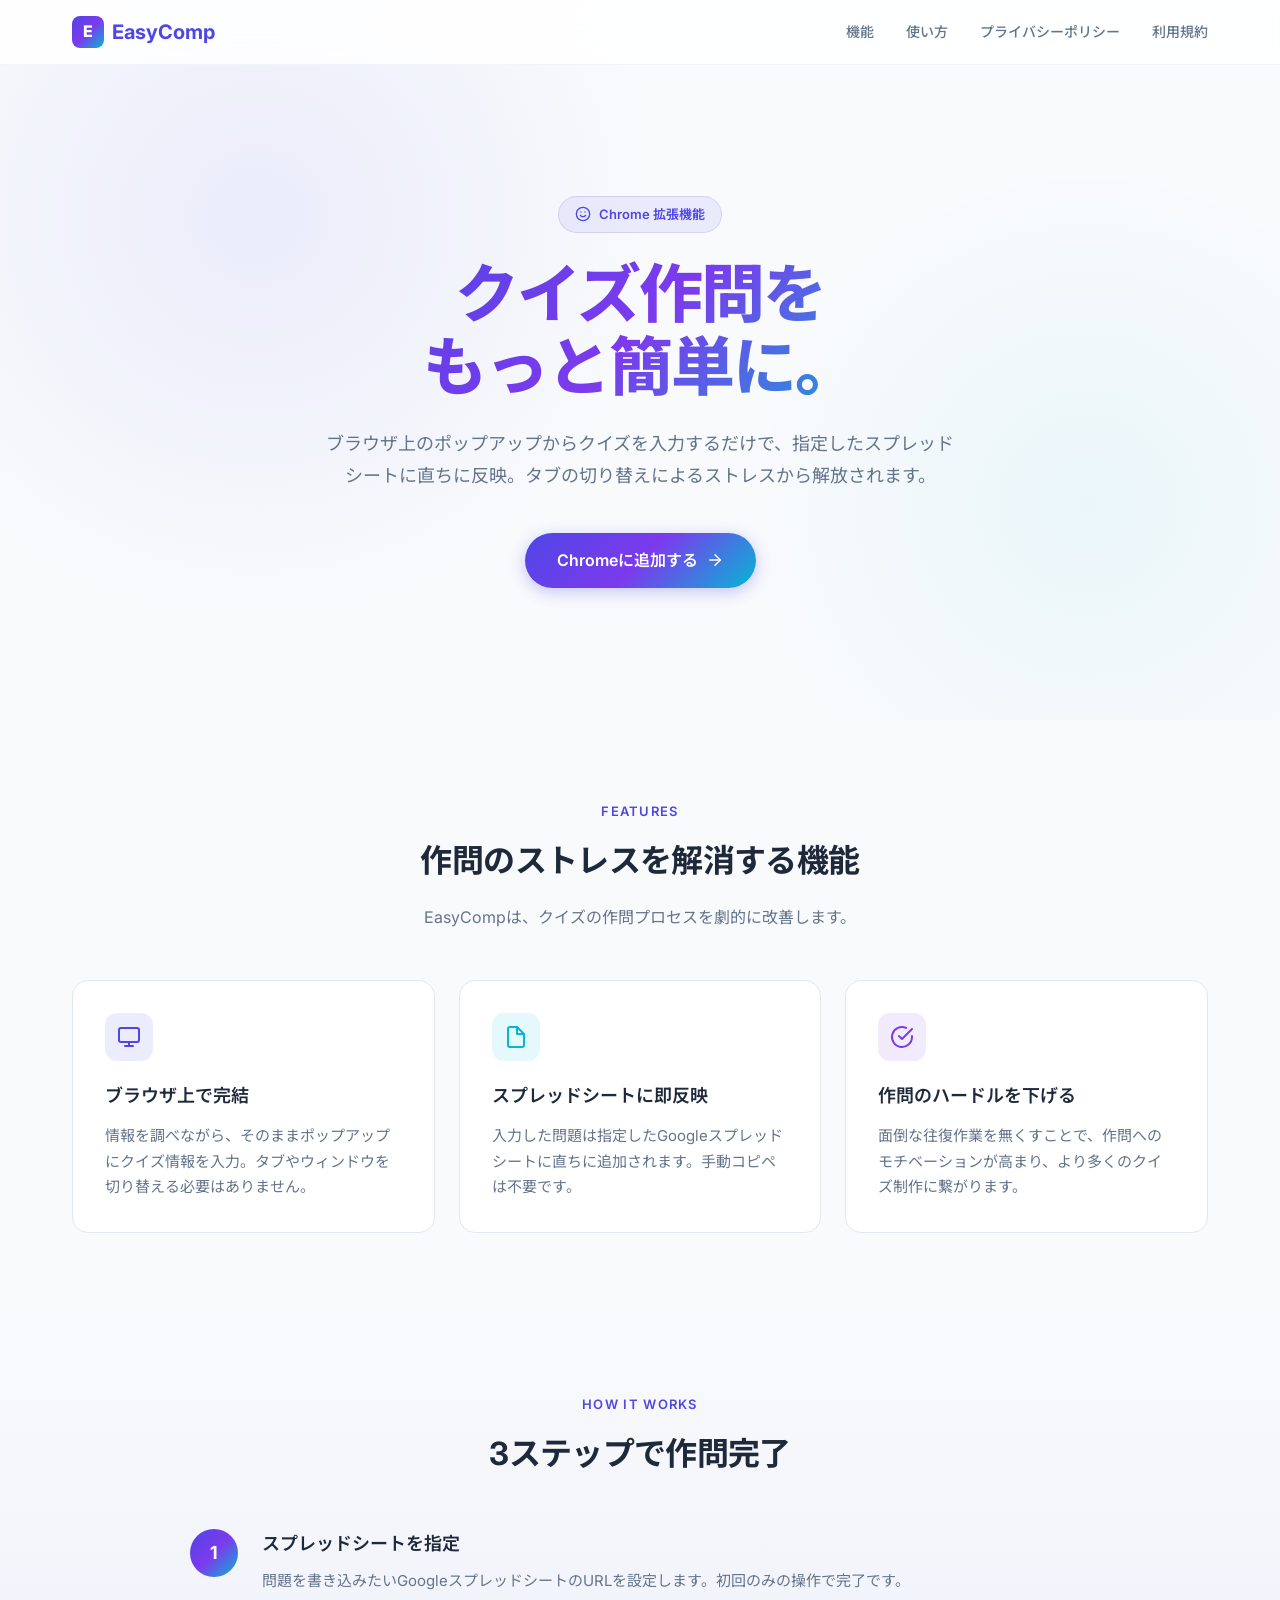
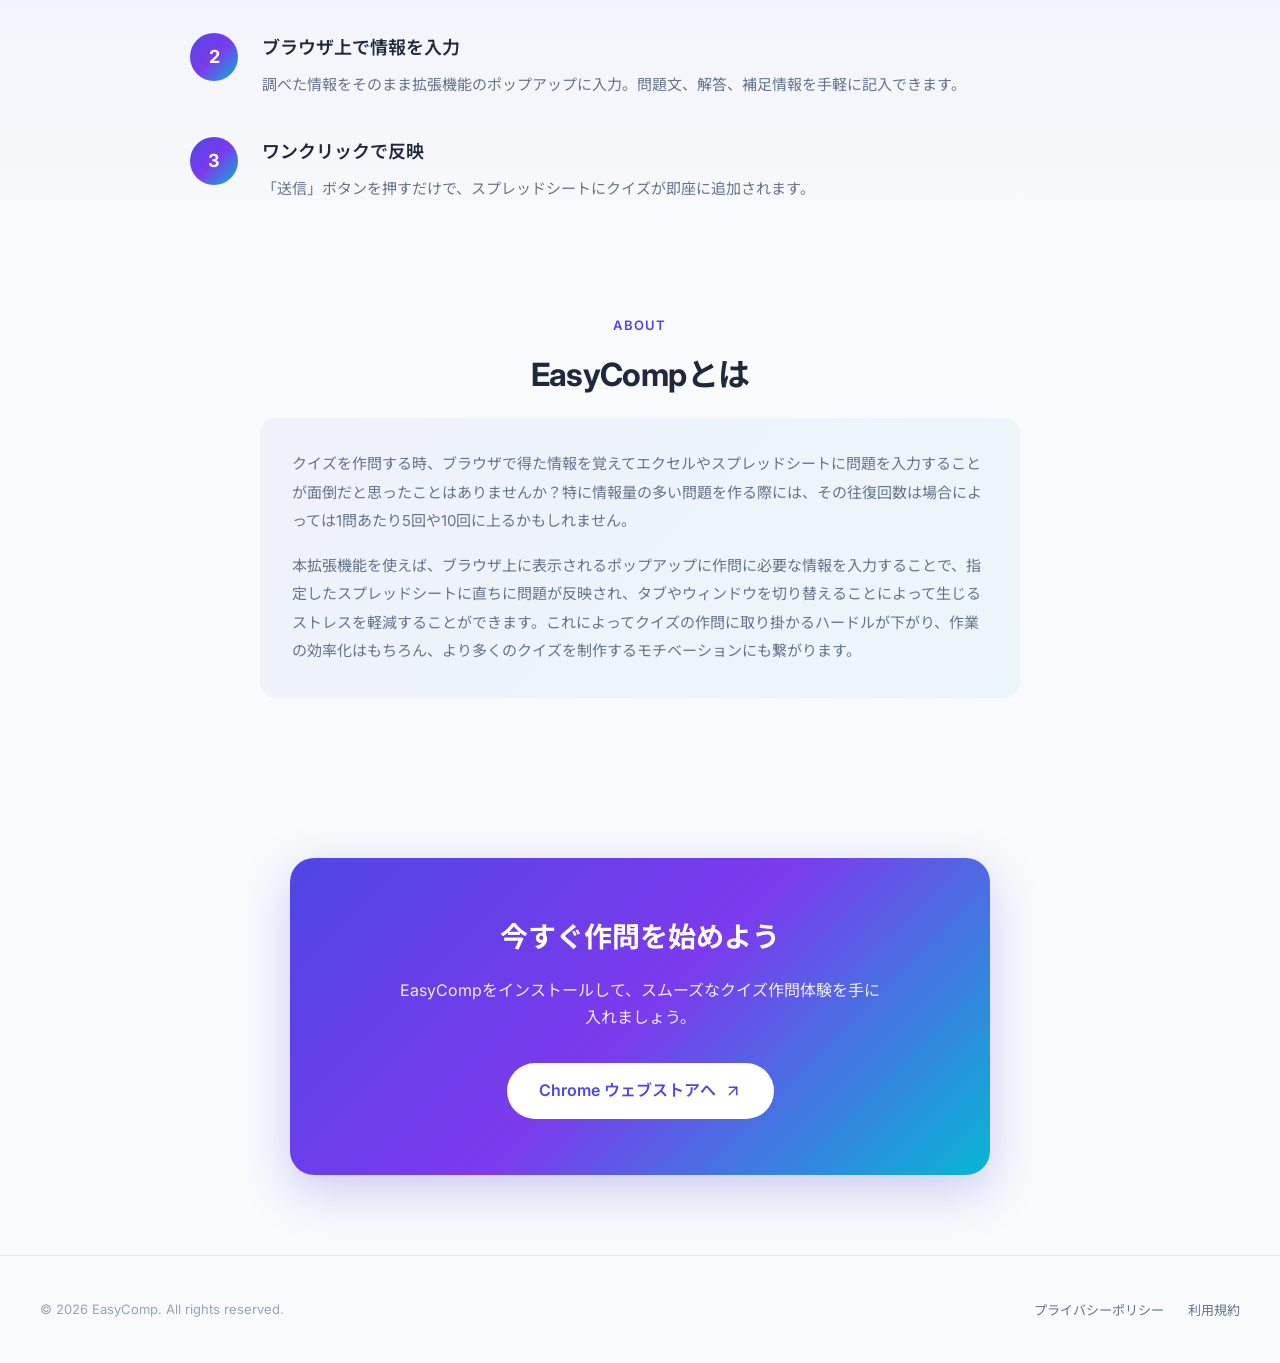
<file: index.html>
<!DOCTYPE html>
<html lang="ja">

<head>
  <meta charset="UTF-8">
  <meta name="viewport" content="width=device-width, initial-scale=1.0">
  <meta name="description" content="EasyComp - ブラウザ上でクイズを作問し、スプレッドシートに直接反映できるChrome拡張機能">
  <title>EasyComp - クイズ作問をもっと簡単に</title>
  <link rel="stylesheet" href="style.css">
</head>

<body>

  <!-- ===== Header ===== -->
  <header class="site-header" id="header">
    <div class="header-inner">
      <a href="index.html" class="logo">
        <span class="logo-icon">E</span>
        EasyComp
      </a>
      <nav>
        <ul class="nav-links">
          <li><a href="#features">機能</a></li>
          <li><a href="#how-it-works">使い方</a></li>
          <li><a href="privacy.html">プライバシーポリシー</a></li>
          <li><a href="terms.html">利用規約</a></li>
        </ul>
      </nav>
    </div>
  </header>

  <!-- ===== Hero ===== -->
  <section class="hero" id="hero">
    <div class="hero-content fade-in">
      <div class="hero-badge">
        <svg viewBox="0 0 24 24" fill="none" stroke="currentColor" stroke-width="2" stroke-linecap="round"
          stroke-linejoin="round">
          <circle cx="12" cy="12" r="10" />
          <path d="M8 14s1.5 2 4 2 4-2 4-2" />
          <line x1="9" y1="9" x2="9.01" y2="9" />
          <line x1="15" y1="9" x2="15.01" y2="9" />
        </svg>
        Chrome 拡張機能
      </div>
      <h1>クイズ作問を<br>もっと簡単に。</h1>
      <p>ブラウザ上のポップアップからクイズを入力するだけで、指定したスプレッドシートに直ちに反映。タブの切り替えによるストレスから解放されます。</p>
      <a href="https://chromewebstore.google.com/detail/easycomp/neaiajeogckadpeimmiebacbaokmnnbn?authuser=0&hl=ja"
        class="hero-cta" target="_blank" rel="noopener">
        Chromeに追加する
        <svg viewBox="0 0 24 24" fill="none" stroke="currentColor" stroke-width="2" stroke-linecap="round"
          stroke-linejoin="round">
          <line x1="5" y1="12" x2="19" y2="12" />
          <polyline points="12 5 19 12 12 19" />
        </svg>
      </a>
    </div>
  </section>

  <!-- ===== Features ===== -->
  <section class="features" id="features">
    <p class="section-label fade-in">Features</p>
    <h2 class="section-title fade-in">作問のストレスを解消する機能</h2>
    <p class="section-desc fade-in">EasyCompは、クイズの作問プロセスを劇的に改善します。</p>
    <div class="features-grid">
      <div class="feature-card fade-in">
        <div class="feature-icon purple">
          <svg width="24" height="24" viewBox="0 0 24 24" fill="none" stroke="currentColor" stroke-width="2"
            stroke-linecap="round" stroke-linejoin="round">
            <rect x="2" y="3" width="20" height="14" rx="2" ry="2" />
            <line x1="8" y1="21" x2="16" y2="21" />
            <line x1="12" y1="17" x2="12" y2="21" />
          </svg>
        </div>
        <h3>ブラウザ上で完結</h3>
        <p>情報を調べながら、そのままポップアップにクイズ情報を入力。タブやウィンドウを切り替える必要はありません。</p>
      </div>
      <div class="feature-card fade-in">
        <div class="feature-icon cyan">
          <svg width="24" height="24" viewBox="0 0 24 24" fill="none" stroke="currentColor" stroke-width="2"
            stroke-linecap="round" stroke-linejoin="round">
            <path d="M13 2H6a2 2 0 0 0-2 2v16a2 2 0 0 0 2 2h12a2 2 0 0 0 2-2V9z" />
            <polyline points="13 2 13 9 20 9" />
          </svg>
        </div>
        <h3>スプレッドシートに即反映</h3>
        <p>入力した問題は指定したGoogleスプレッドシートに直ちに追加されます。手動コピペは不要です。</p>
      </div>
      <div class="feature-card fade-in">
        <div class="feature-icon violet">
          <svg width="24" height="24" viewBox="0 0 24 24" fill="none" stroke="currentColor" stroke-width="2"
            stroke-linecap="round" stroke-linejoin="round">
            <path d="M22 11.08V12a10 10 0 1 1-5.93-9.14" />
            <polyline points="22 4 12 14.01 9 11.01" />
          </svg>
        </div>
        <h3>作問のハードルを下げる</h3>
        <p>面倒な往復作業を無くすことで、作問へのモチベーションが高まり、より多くのクイズ制作に繋がります。</p>
      </div>
    </div>
  </section>

  <!-- ===== How It Works ===== -->
  <section class="how-it-works" id="how-it-works">
    <div class="how-it-works-inner">
      <p class="section-label fade-in">How It Works</p>
      <h2 class="section-title fade-in">3ステップで作問完了</h2>
      <div class="steps">
        <div class="step fade-in">
          <div class="step-number">1</div>
          <div class="step-content">
            <h3>スプレッドシートを指定</h3>
            <p>問題を書き込みたいGoogleスプレッドシートのURLを設定します。初回のみの操作で完了です。</p>
          </div>
        </div>
        <div class="step fade-in">
          <div class="step-number">2</div>
          <div class="step-content">
            <h3>ブラウザ上で情報を入力</h3>
            <p>調べた情報をそのまま拡張機能のポップアップに入力。問題文、解答、補足情報を手軽に記入できます。</p>
          </div>
        </div>
        <div class="step fade-in">
          <div class="step-number">3</div>
          <div class="step-content">
            <h3>ワンクリックで反映</h3>
            <p>「送信」ボタンを押すだけで、スプレッドシートにクイズが即座に追加されます。</p>
          </div>
        </div>
      </div>
    </div>
  </section>

  <!-- ===== About (Detailed Description) ===== -->
  <section class="features" id="about" style="padding-top:2rem;">
    <p class="section-label fade-in">About</p>
    <h2 class="section-title fade-in">EasyCompとは</h2>
    <div class="fade-in" style="max-width:760px;margin:0 auto;">
      <div class="feature-card" style="border:none;background:var(--gradient-card);">
        <p style="color:var(--color-text-secondary);font-size:0.9375rem;line-height:1.9;">
          クイズを作問する時、ブラウザで得た情報を覚えてエクセルやスプレッドシートに問題を入力することが面倒だと思ったことはありませんか？特に情報量の多い問題を作る際には、その往復回数は場合によっては1問あたり5回や10回に上るかもしれません。
        </p>
        <p style="color:var(--color-text-secondary);font-size:0.9375rem;line-height:1.9;margin-top:1rem;">
          本拡張機能を使えば、ブラウザ上に表示されるポップアップに作問に必要な情報を入力することで、指定したスプレッドシートに直ちに問題が反映され、タブやウィンドウを切り替えることによって生じるストレスを軽減することができます。これによってクイズの作問に取り掛かるハードルが下がり、作業の効率化はもちろん、より多くのクイズを制作するモチベーションにも繋がります。
        </p>
      </div>
    </div>
  </section>

  <!-- ===== CTA ===== -->
  <section class="cta-section">
    <div class="cta-box fade-in">
      <h2>今すぐ作問を始めよう</h2>
      <p>EasyCompをインストールして、スムーズなクイズ作問体験を手に入れましょう。</p>
      <a href="https://chromewebstore.google.com/detail/easycomp/neaiajeogckadpeimmiebacbaokmnnbn?authuser=0&hl=ja"
        class="cta-btn" target="_blank" rel="noopener">
        Chrome ウェブストアへ
        <svg width="18" height="18" viewBox="0 0 24 24" fill="none" stroke="currentColor" stroke-width="2"
          stroke-linecap="round" stroke-linejoin="round">
          <line x1="7" y1="17" x2="17" y2="7" />
          <polyline points="7 7 17 7 17 17" />
        </svg>
      </a>
    </div>
  </section>

  <!-- ===== Footer ===== -->
  <footer class="site-footer">
    <div class="footer-inner">
      <p class="footer-copy">&copy; 2026 EasyComp. All rights reserved.</p>
      <ul class="footer-links">
        <li><a href="privacy.html">プライバシーポリシー</a></li>
        <li><a href="terms.html">利用規約</a></li>
      </ul>
    </div>
  </footer>

  <script>
    // Header shadow on scroll
    const header = document.getElementById('header');
    window.addEventListener('scroll', () => {
      header.classList.toggle('scrolled', window.scrollY > 10);
    });

    // Intersection Observer for fade-in animations
    const observer = new IntersectionObserver((entries) => {
      entries.forEach(entry => {
        if (entry.isIntersecting) {
          entry.target.classList.add('visible');
        }
      });
    }, { threshold: 0.1, rootMargin: '0px 0px -40px 0px' });

    document.querySelectorAll('.fade-in').forEach(el => observer.observe(el));
  </script>

</body>

</html>
</file>
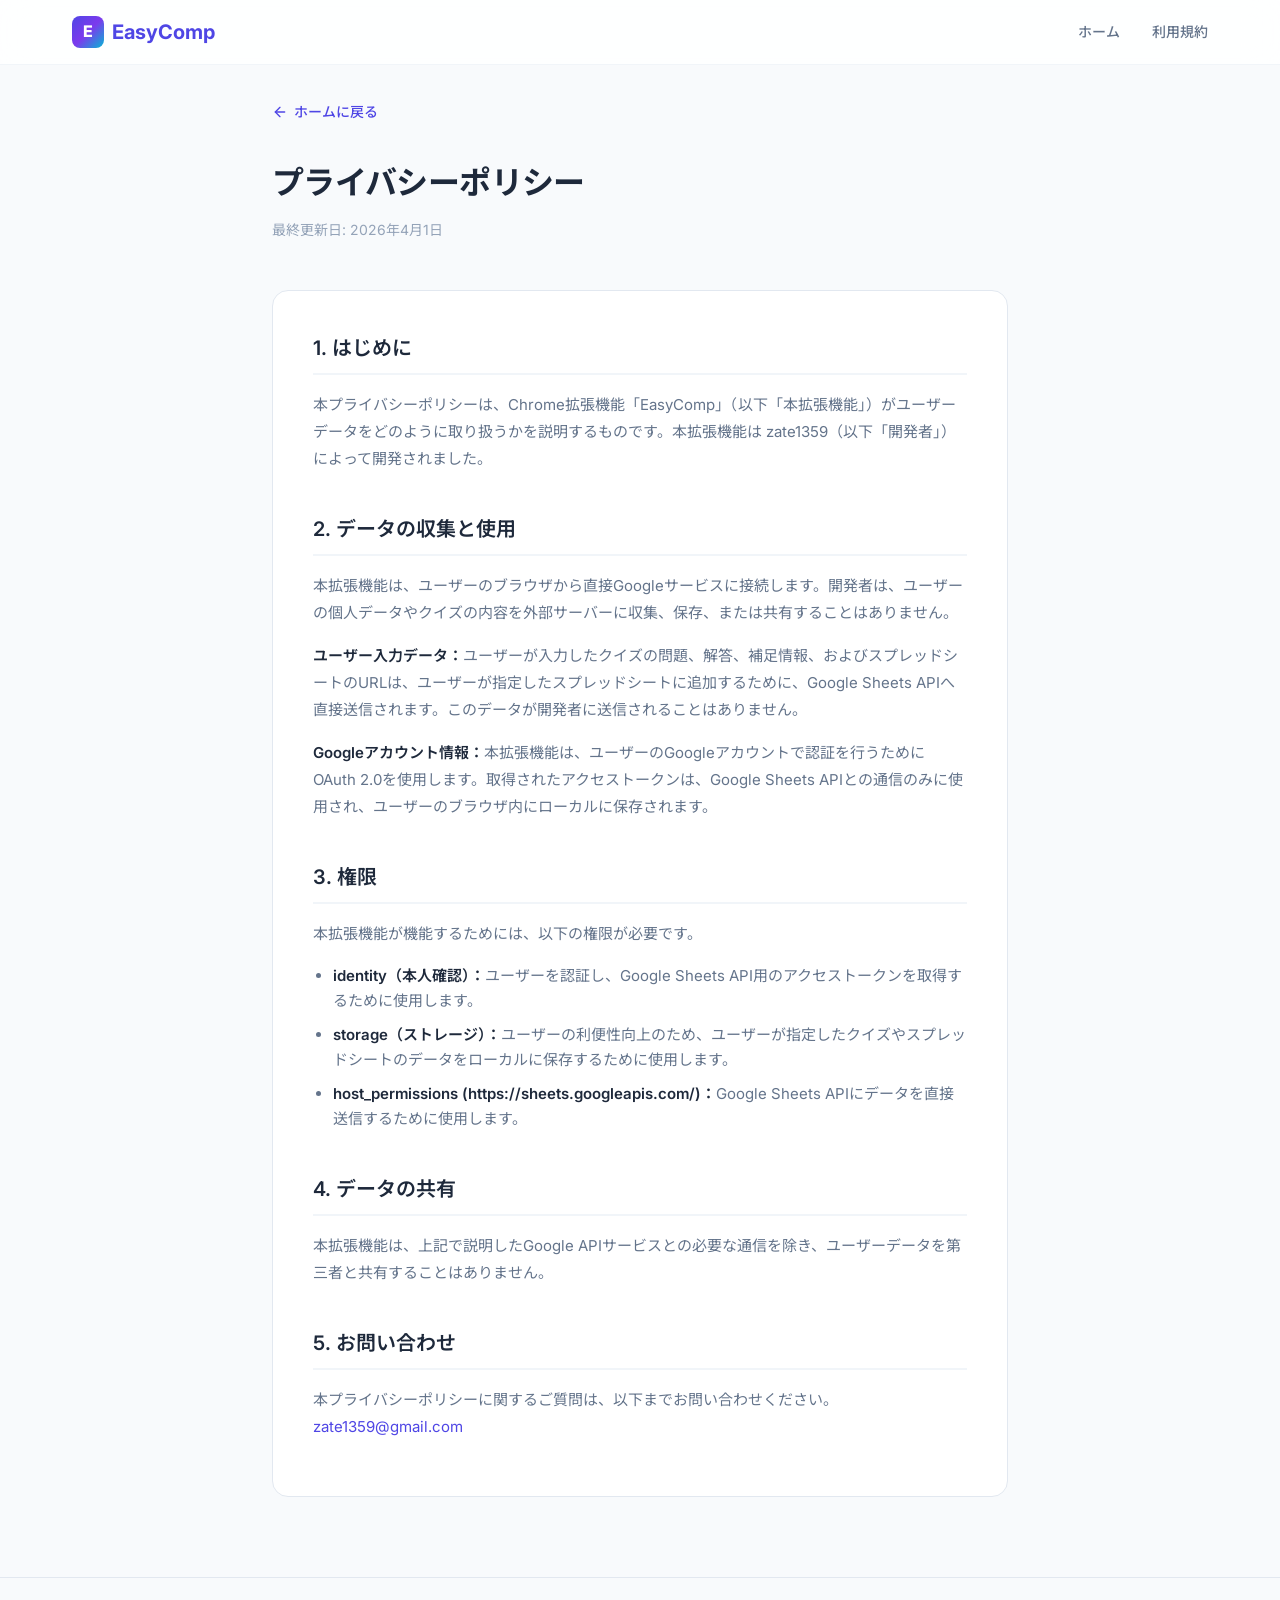
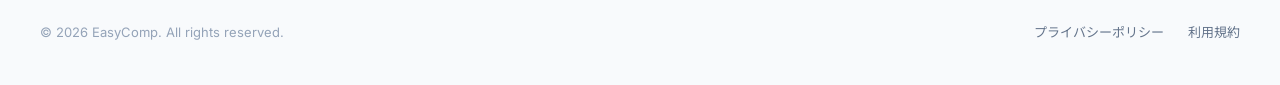
<file: privacy.html>
<!DOCTYPE html>
<html lang="ja">

<head>
    <meta charset="UTF-8">
    <meta name="viewport" content="width=device-width, initial-scale=1.0">
    <meta name="description" content="EasyComp プライバシーポリシー - Chrome拡張機能「EasyComp」のデータ取り扱いについて">
    <title>プライバシーポリシー - EasyComp</title>
    <link rel="stylesheet" href="style.css">
</head>

<body>

    <!-- ===== Header ===== -->
    <header class="site-header" id="header">
        <div class="header-inner">
            <a href="index.html" class="logo">
                <span class="logo-icon">E</span>
                EasyComp
            </a>
            <nav>
                <ul class="nav-links">
                    <li><a href="index.html">ホーム</a></li>
                    <li><a href="terms.html">利用規約</a></li>
                </ul>
            </nav>
        </div>
    </header>

    <!-- ===== Content ===== -->
    <main class="legal-page">
        <div class="legal-container">
            <a href="index.html" class="back-link">
                <svg viewBox="0 0 24 24" fill="none" stroke="currentColor" stroke-width="2" stroke-linecap="round"
                    stroke-linejoin="round">
                    <line x1="19" y1="12" x2="5" y2="12" />
                    <polyline points="12 19 5 12 12 5" />
                </svg>
                ホームに戻る
            </a>
            <div class="legal-header">
                <h1>プライバシーポリシー</h1>
                <p class="last-updated">最終更新日: 2026年4月1日</p>
            </div>
            <div class="legal-content">

                <h2>1. はじめに</h2>
                <p>
                    本プライバシーポリシーは、Chrome拡張機能「EasyComp」（以下「本拡張機能」）がユーザーデータをどのように取り扱うかを説明するものです。本拡張機能は
                    zate1359（以下「開発者」）によって開発されました。
                </p>

                <h2>2. データの収集と使用</h2>
                <p>
                    本拡張機能は、ユーザーのブラウザから直接Googleサービスに接続します。開発者は、ユーザーの個人データやクイズの内容を外部サーバーに収集、保存、または共有することはありません。
                </p>
                <p>
                    <strong>ユーザー入力データ：</strong>ユーザーが入力したクイズの問題、解答、補足情報、およびスプレッドシートのURLは、ユーザーが指定したスプレッドシートに追加するために、Google
                    Sheets APIへ直接送信されます。このデータが開発者に送信されることはありません。
                </p>
                <p>
                    <strong>Googleアカウント情報：</strong>本拡張機能は、ユーザーのGoogleアカウントで認証を行うためにOAuth 2.0を使用します。取得されたアクセストークンは、Google
                    Sheets APIとの通信のみに使用され、ユーザーのブラウザ内にローカルに保存されます。
                </p>

                <h2>3. 権限</h2>
                <p>本拡張機能が機能するためには、以下の権限が必要です。</p>
                <ul>
                    <li><strong>identity（本人確認）：</strong>ユーザーを認証し、Google Sheets API用のアクセストークンを取得するために使用します。</li>
                    <li><strong>storage（ストレージ）：</strong>ユーザーの利便性向上のため、ユーザーが指定したクイズやスプレッドシートのデータをローカルに保存するために使用します。</li>
                    <li><strong>host_permissions (https://sheets.googleapis.com/)：</strong>Google Sheets
                        APIにデータを直接送信するために使用します。</li>
                </ul>

                <h2>4. データの共有</h2>
                <p>
                    本拡張機能は、上記で説明したGoogle APIサービスとの必要な通信を除き、ユーザーデータを第三者と共有することはありません。
                </p>

                <h2>5. お問い合わせ</h2>
                <p>
                    本プライバシーポリシーに関するご質問は、以下までお問い合わせください。<br>
                    <a href="mailto:zate1359@gmail.com">zate1359@gmail.com</a>
                </p>

            </div>
        </div>
    </main>

    <!-- ===== Footer ===== -->
    <footer class="site-footer">
        <div class="footer-inner">
            <p class="footer-copy">&copy; 2026 EasyComp. All rights reserved.</p>
            <ul class="footer-links">
                <li><a href="privacy.html">プライバシーポリシー</a></li>
                <li><a href="terms.html">利用規約</a></li>
            </ul>
        </div>
    </footer>

    <script>
        const header = document.getElementById('header');
        window.addEventListener('scroll', () => {
            header.classList.toggle('scrolled', window.scrollY > 10);
        });
    </script>

</body>

</html>
</file>
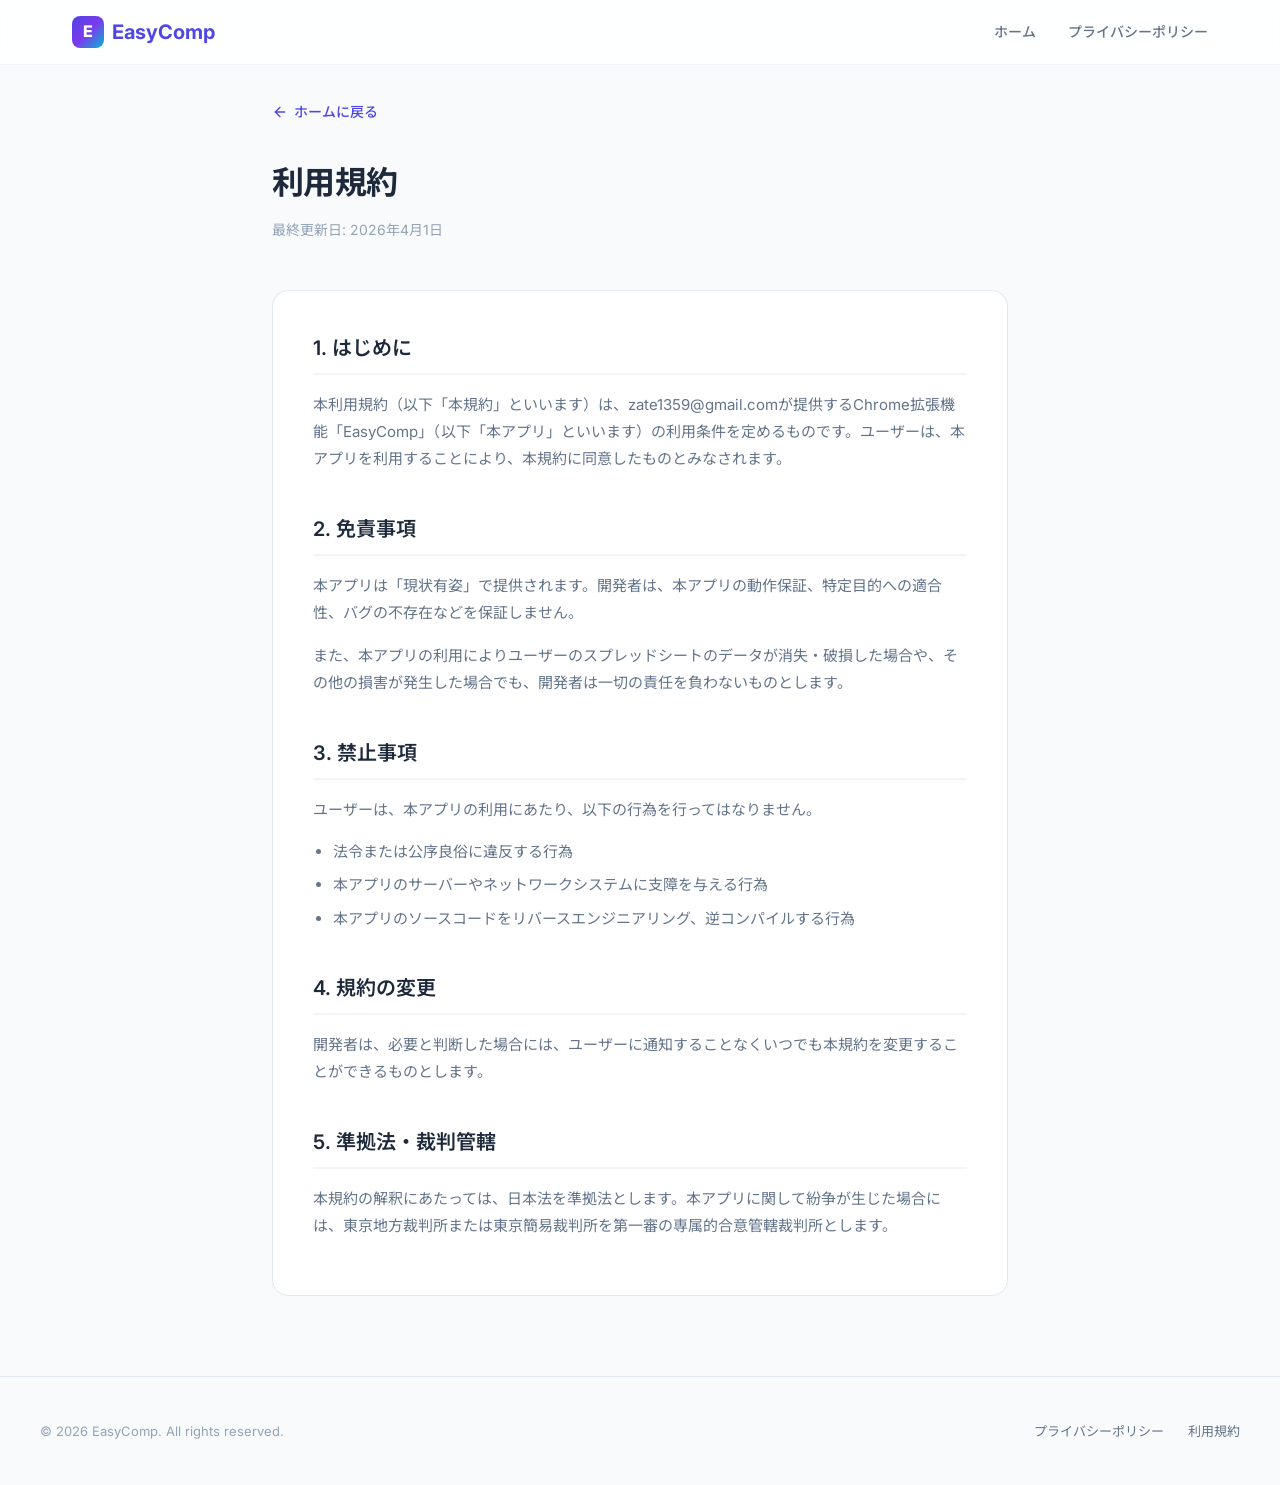
<file: terms.html>
<!DOCTYPE html>
<html lang="ja">

<head>
    <meta charset="UTF-8">
    <meta name="viewport" content="width=device-width, initial-scale=1.0">
    <meta name="description" content="EasyComp 利用規約 - Chrome拡張機能「EasyComp」の利用条件">
    <title>利用規約 - EasyComp</title>
    <link rel="stylesheet" href="style.css">
</head>

<body>

    <!-- ===== Header ===== -->
    <header class="site-header" id="header">
        <div class="header-inner">
            <a href="index.html" class="logo">
                <span class="logo-icon">E</span>
                EasyComp
            </a>
            <nav>
                <ul class="nav-links">
                    <li><a href="index.html">ホーム</a></li>
                    <li><a href="privacy.html">プライバシーポリシー</a></li>
                </ul>
            </nav>
        </div>
    </header>

    <!-- ===== Content ===== -->
    <main class="legal-page">
        <div class="legal-container">
            <a href="index.html" class="back-link">
                <svg viewBox="0 0 24 24" fill="none" stroke="currentColor" stroke-width="2" stroke-linecap="round"
                    stroke-linejoin="round">
                    <line x1="19" y1="12" x2="5" y2="12" />
                    <polyline points="12 19 5 12 12 5" />
                </svg>
                ホームに戻る
            </a>
            <div class="legal-header">
                <h1>利用規約</h1>
                <p class="last-updated">最終更新日: 2026年4月1日</p>
            </div>
            <div class="legal-content">

                <h2>1. はじめに</h2>
                <p>
                    本利用規約（以下「本規約」といいます）は、zate1359@gmail.comが提供するChrome拡張機能「EasyComp」（以下「本アプリ」といいます）の利用条件を定めるものです。ユーザーは、本アプリを利用することにより、本規約に同意したものとみなされます。
                </p>

                <h2>2. 免責事項</h2>
                <p>
                    本アプリは「現状有姿」で提供されます。開発者は、本アプリの動作保証、特定目的への適合性、バグの不存在などを保証しません。
                </p>
                <p>
                    また、本アプリの利用によりユーザーのスプレッドシートのデータが消失・破損した場合や、その他の損害が発生した場合でも、開発者は一切の責任を負わないものとします。
                </p>

                <h2>3. 禁止事項</h2>
                <p>ユーザーは、本アプリの利用にあたり、以下の行為を行ってはなりません。</p>
                <ul>
                    <li>法令または公序良俗に違反する行為</li>
                    <li>本アプリのサーバーやネットワークシステムに支障を与える行為</li>
                    <li>本アプリのソースコードをリバースエンジニアリング、逆コンパイルする行為</li>
                </ul>

                <h2>4. 規約の変更</h2>
                <p>
                    開発者は、必要と判断した場合には、ユーザーに通知することなくいつでも本規約を変更することができるものとします。
                </p>

                <h2>5. 準拠法・裁判管轄</h2>
                <p>
                    本規約の解釈にあたっては、日本法を準拠法とします。本アプリに関して紛争が生じた場合には、東京地方裁判所または東京簡易裁判所を第一審の専属的合意管轄裁判所とします。
                </p>

            </div>
        </div>
    </main>

    <!-- ===== Footer ===== -->
    <footer class="site-footer">
        <div class="footer-inner">
            <p class="footer-copy">&copy; 2026 EasyComp. All rights reserved.</p>
            <ul class="footer-links">
                <li><a href="privacy.html">プライバシーポリシー</a></li>
                <li><a href="terms.html">利用規約</a></li>
            </ul>
        </div>
    </footer>

    <script>
        const header = document.getElementById('header');
        window.addEventListener('scroll', () => {
            header.classList.toggle('scrolled', window.scrollY > 10);
        });
    </script>

</body>

</html>
</file>
<file: style.css>
@import url('https://fonts.googleapis.com/css2?family=Inter:wght@300;400;500;600;700;800&family=Noto+Sans+JP:wght@300;400;500;600;700&display=swap');

/* ===== CSS Custom Properties ===== */
:root {
  --color-primary: #4f46e5;
  --color-primary-light: #6366f1;
  --color-primary-dark: #3730a3;
  --color-accent: #06b6d4;
  --color-accent-light: #22d3ee;
  --color-bg: #f8fafc;
  --color-bg-alt: #ffffff;
  --color-surface: #ffffff;
  --color-text: #1e293b;
  --color-text-secondary: #64748b;
  --color-text-muted: #94a3b8;
  --color-border: #e2e8f0;
  --color-border-light: #f1f5f9;
  --gradient-hero: linear-gradient(135deg, #4f46e5 0%, #7c3aed 50%, #06b6d4 100%);
  --gradient-card: linear-gradient(135deg, rgba(79, 70, 229, 0.05), rgba(6, 182, 212, 0.05));
  --shadow-sm: 0 1px 2px rgba(0, 0, 0, 0.05);
  --shadow-md: 0 4px 6px -1px rgba(0, 0, 0, 0.07), 0 2px 4px -2px rgba(0, 0, 0, 0.05);
  --shadow-lg: 0 10px 25px -3px rgba(0, 0, 0, 0.08), 0 4px 6px -4px rgba(0, 0, 0, 0.04);
  --shadow-xl: 0 20px 40px -5px rgba(0, 0, 0, 0.1);
  --radius-sm: 8px;
  --radius-md: 12px;
  --radius-lg: 16px;
  --radius-xl: 24px;
  --transition: 0.3s cubic-bezier(0.4, 0, 0.2, 1);
}

/* ===== Reset & Base ===== */
*,
*::before,
*::after {
  margin: 0;
  padding: 0;
  box-sizing: border-box;
}

html {
  scroll-behavior: smooth;
  font-size: 16px;
}

body {
  font-family: 'Inter', 'Noto Sans JP', -apple-system, BlinkMacSystemFont, sans-serif;
  color: var(--color-text);
  background: var(--color-bg);
  line-height: 1.7;
  -webkit-font-smoothing: antialiased;
  -moz-osx-font-smoothing: grayscale;
  overflow-x: hidden;
}

/* ===== Header / Navigation ===== */
.site-header {
  position: fixed;
  top: 0;
  left: 0;
  width: 100%;
  z-index: 1000;
  background: rgba(255, 255, 255, 0.85);
  backdrop-filter: blur(16px);
  -webkit-backdrop-filter: blur(16px);
  border-bottom: 1px solid var(--color-border-light);
  transition: box-shadow var(--transition);
}

.site-header.scrolled {
  box-shadow: var(--shadow-md);
}

.header-inner {
  max-width: 1200px;
  margin: 0 auto;
  display: flex;
  align-items: center;
  justify-content: space-between;
  padding: 0 2rem;
  height: 64px;
}

.logo {
  display: flex;
  align-items: center;
  gap: 0.5rem;
  text-decoration: none;
  font-size: 1.25rem;
  font-weight: 700;
  color: var(--color-primary);
  transition: opacity var(--transition);
}

.logo:hover {
  opacity: 0.8;
}

.logo-icon {
  width: 32px;
  height: 32px;
  background: var(--gradient-hero);
  border-radius: var(--radius-sm);
  display: flex;
  align-items: center;
  justify-content: center;
  color: #fff;
  font-size: 1rem;
  font-weight: 800;
}

.nav-links {
  list-style: none;
  display: flex;
  align-items: center;
  gap: 2rem;
}

.nav-links a {
  text-decoration: none;
  color: var(--color-text-secondary);
  font-size: 0.875rem;
  font-weight: 500;
  transition: color var(--transition);
}

.nav-links a:hover {
  color: var(--color-primary);
}

/* ===== Hero Section ===== */
.hero {
  position: relative;
  min-height: 80vh;
  display: flex;
  align-items: center;
  justify-content: center;
  text-align: center;
  padding: 8rem 2rem 4rem;
  overflow: hidden;
}

.hero::before {
  content: '';
  position: absolute;
  top: -30%;
  left: -10%;
  width: 60%;
  height: 120%;
  background: radial-gradient(circle, rgba(79, 70, 229, 0.08) 0%, transparent 70%);
  pointer-events: none;
  animation: floatBlob1 12s ease-in-out infinite;
}

.hero::after {
  content: '';
  position: absolute;
  bottom: -20%;
  right: -10%;
  width: 50%;
  height: 100%;
  background: radial-gradient(circle, rgba(6, 182, 212, 0.06) 0%, transparent 70%);
  pointer-events: none;
  animation: floatBlob2 15s ease-in-out infinite;
}

@keyframes floatBlob1 {
  0%, 100% { transform: translate(0, 0) scale(1); }
  50% { transform: translate(30px, -20px) scale(1.05); }
}

@keyframes floatBlob2 {
  0%, 100% { transform: translate(0, 0) scale(1); }
  50% { transform: translate(-20px, 15px) scale(1.08); }
}

.hero-content {
  position: relative;
  z-index: 1;
  max-width: 800px;
}

.hero-badge {
  display: inline-flex;
  align-items: center;
  gap: 0.5rem;
  background: rgba(79, 70, 229, 0.08);
  color: var(--color-primary);
  font-size: 0.8125rem;
  font-weight: 600;
  padding: 0.4rem 1rem;
  border-radius: 100px;
  margin-bottom: 1.5rem;
  border: 1px solid rgba(79, 70, 229, 0.15);
}

.hero-badge svg {
  width: 16px;
  height: 16px;
}

.hero h1 {
  font-size: clamp(2.5rem, 6vw, 4rem);
  font-weight: 800;
  line-height: 1.15;
  letter-spacing: -0.03em;
  margin-bottom: 1.5rem;
  background: var(--gradient-hero);
  -webkit-background-clip: text;
  -webkit-text-fill-color: transparent;
  background-clip: text;
}

.hero p {
  font-size: 1.125rem;
  color: var(--color-text-secondary);
  max-width: 640px;
  margin: 0 auto 2.5rem;
  line-height: 1.8;
}

.hero-cta {
  display: inline-flex;
  align-items: center;
  gap: 0.5rem;
  background: var(--gradient-hero);
  color: #fff;
  text-decoration: none;
  font-weight: 600;
  font-size: 1rem;
  padding: 0.875rem 2rem;
  border-radius: 100px;
  box-shadow: 0 4px 16px rgba(79, 70, 229, 0.3);
  transition: transform var(--transition), box-shadow var(--transition);
}

.hero-cta:hover {
  transform: translateY(-2px);
  box-shadow: 0 6px 24px rgba(79, 70, 229, 0.4);
}

.hero-cta svg {
  width: 18px;
  height: 18px;
  transition: transform var(--transition);
}

.hero-cta:hover svg {
  transform: translateX(3px);
}

/* ===== Features Section ===== */
.features {
  padding: 5rem 2rem;
  max-width: 1200px;
  margin: 0 auto;
}

.section-label {
  text-align: center;
  font-size: 0.8125rem;
  font-weight: 600;
  text-transform: uppercase;
  letter-spacing: 0.1em;
  color: var(--color-primary);
  margin-bottom: 0.75rem;
}

.section-title {
  text-align: center;
  font-size: 2rem;
  font-weight: 700;
  margin-bottom: 1rem;
  letter-spacing: -0.02em;
}

.section-desc {
  text-align: center;
  color: var(--color-text-secondary);
  max-width: 560px;
  margin: 0 auto 3rem;
  font-size: 1rem;
}

.features-grid {
  display: grid;
  grid-template-columns: repeat(auto-fit, minmax(300px, 1fr));
  gap: 1.5rem;
}

.feature-card {
  background: var(--color-surface);
  border: 1px solid var(--color-border);
  border-radius: var(--radius-lg);
  padding: 2rem;
  transition: transform var(--transition), box-shadow var(--transition), border-color var(--transition);
}

.feature-card:hover {
  transform: translateY(-4px);
  box-shadow: var(--shadow-lg);
  border-color: rgba(79, 70, 229, 0.2);
}

.feature-icon {
  width: 48px;
  height: 48px;
  border-radius: var(--radius-md);
  display: flex;
  align-items: center;
  justify-content: center;
  margin-bottom: 1.25rem;
  font-size: 1.25rem;
}

.feature-icon.purple {
  background: rgba(79, 70, 229, 0.1);
  color: var(--color-primary);
}

.feature-icon.cyan {
  background: rgba(6, 182, 212, 0.1);
  color: var(--color-accent);
}

.feature-icon.violet {
  background: rgba(124, 58, 237, 0.1);
  color: #7c3aed;
}

.feature-card h3 {
  font-size: 1.125rem;
  font-weight: 600;
  margin-bottom: 0.75rem;
}

.feature-card p {
  color: var(--color-text-secondary);
  font-size: 0.9375rem;
  line-height: 1.7;
}

/* ===== How It Works Section ===== */
.how-it-works {
  padding: 5rem 2rem;
  background: linear-gradient(180deg, var(--color-bg) 0%, rgba(79, 70, 229, 0.03) 50%, var(--color-bg) 100%);
}

.how-it-works-inner {
  max-width: 900px;
  margin: 0 auto;
}

.steps {
  display: flex;
  flex-direction: column;
  gap: 2.5rem;
  margin-top: 3rem;
}

.step {
  display: flex;
  align-items: flex-start;
  gap: 1.5rem;
}

.step-number {
  flex-shrink: 0;
  width: 48px;
  height: 48px;
  background: var(--gradient-hero);
  color: #fff;
  border-radius: 50%;
  display: flex;
  align-items: center;
  justify-content: center;
  font-size: 1.125rem;
  font-weight: 700;
}

.step-content h3 {
  font-size: 1.125rem;
  font-weight: 600;
  margin-bottom: 0.5rem;
}

.step-content p {
  color: var(--color-text-secondary);
  font-size: 0.9375rem;
}

/* ===== CTA Section ===== */
.cta-section {
  padding: 5rem 2rem;
  text-align: center;
}

.cta-box {
  max-width: 700px;
  margin: 0 auto;
  background: var(--gradient-hero);
  border-radius: var(--radius-xl);
  padding: 3.5rem 2.5rem;
  color: #fff;
  box-shadow: 0 16px 48px rgba(79, 70, 229, 0.25);
}

.cta-box h2 {
  font-size: 1.75rem;
  font-weight: 700;
  margin-bottom: 1rem;
}

.cta-box p {
  font-size: 1rem;
  opacity: 0.9;
  margin-bottom: 2rem;
  max-width: 480px;
  margin-left: auto;
  margin-right: auto;
}

.cta-btn {
  display: inline-flex;
  align-items: center;
  gap: 0.5rem;
  background: #fff;
  color: var(--color-primary);
  text-decoration: none;
  font-weight: 600;
  font-size: 1rem;
  padding: 0.875rem 2rem;
  border-radius: 100px;
  transition: transform var(--transition), box-shadow var(--transition);
}

.cta-btn:hover {
  transform: translateY(-2px);
  box-shadow: 0 8px 24px rgba(0, 0, 0, 0.15);
}

/* ===== Footer ===== */
.site-footer {
  border-top: 1px solid var(--color-border);
  padding: 2.5rem 2rem;
}

.footer-inner {
  max-width: 1200px;
  margin: 0 auto;
  display: flex;
  align-items: center;
  justify-content: space-between;
  flex-wrap: wrap;
  gap: 1rem;
}

.footer-copy {
  font-size: 0.8125rem;
  color: var(--color-text-muted);
}

.footer-links {
  list-style: none;
  display: flex;
  gap: 1.5rem;
}

.footer-links a {
  text-decoration: none;
  font-size: 0.8125rem;
  color: var(--color-text-secondary);
  transition: color var(--transition);
}

.footer-links a:hover {
  color: var(--color-primary);
}

/* ===== Legal Pages (Privacy / Terms) ===== */
.legal-page {
  padding-top: 100px;
  padding-bottom: 5rem;
  min-height: 100vh;
}

.legal-container {
  max-width: 800px;
  margin: 0 auto;
  padding: 0 2rem;
}

.legal-header {
  margin-bottom: 3rem;
}

.legal-header h1 {
  font-size: 2rem;
  font-weight: 700;
  letter-spacing: -0.02em;
  margin-bottom: 0.5rem;
}

.legal-header .last-updated {
  font-size: 0.875rem;
  color: var(--color-text-muted);
}

.legal-content {
  background: var(--color-surface);
  border: 1px solid var(--color-border);
  border-radius: var(--radius-lg);
  padding: 2.5rem;
}

.legal-content h2 {
  font-size: 1.25rem;
  font-weight: 600;
  margin-top: 2.5rem;
  margin-bottom: 1rem;
  padding-bottom: 0.5rem;
  border-bottom: 2px solid var(--color-border-light);
  color: var(--color-text);
}

.legal-content h2:first-child {
  margin-top: 0;
}

.legal-content p {
  color: var(--color-text-secondary);
  font-size: 0.9375rem;
  margin-bottom: 1rem;
  line-height: 1.8;
}

.legal-content strong {
  color: var(--color-text);
  font-weight: 600;
}

.legal-content ul {
  margin: 0.75rem 0 1rem 1.25rem;
  color: var(--color-text-secondary);
  font-size: 0.9375rem;
}

.legal-content ul li {
  margin-bottom: 0.5rem;
  line-height: 1.7;
}

.legal-content a {
  color: var(--color-primary);
  text-decoration: none;
  transition: color var(--transition);
}

.legal-content a:hover {
  color: var(--color-primary-dark);
  text-decoration: underline;
}

.back-link {
  display: inline-flex;
  align-items: center;
  gap: 0.4rem;
  color: var(--color-primary);
  text-decoration: none;
  font-size: 0.875rem;
  font-weight: 500;
  margin-bottom: 2rem;
  transition: gap var(--transition);
}

.back-link:hover {
  gap: 0.6rem;
}

.back-link svg {
  width: 16px;
  height: 16px;
}

/* ===== Animations ===== */
.fade-in {
  opacity: 0;
  transform: translateY(24px);
  transition: opacity 0.6s ease, transform 0.6s ease;
}

.fade-in.visible {
  opacity: 1;
  transform: translateY(0);
}

/* ===== Responsive ===== */
@media (max-width: 768px) {
  .header-inner {
    padding: 0 1.25rem;
  }

  .nav-links {
    gap: 1rem;
  }

  .hero {
    padding: 7rem 1.25rem 3rem;
    min-height: auto;
  }

  .hero h1 {
    font-size: 2.25rem;
  }

  .hero p {
    font-size: 1rem;
  }

  .features {
    padding: 3rem 1.25rem;
  }

  .features-grid {
    grid-template-columns: 1fr;
  }

  .how-it-works {
    padding: 3rem 1.25rem;
  }

  .step {
    gap: 1rem;
  }

  .cta-box {
    padding: 2.5rem 1.5rem;
  }

  .footer-inner {
    flex-direction: column;
    text-align: center;
  }

  .legal-content {
    padding: 1.5rem;
  }
}
</file>
